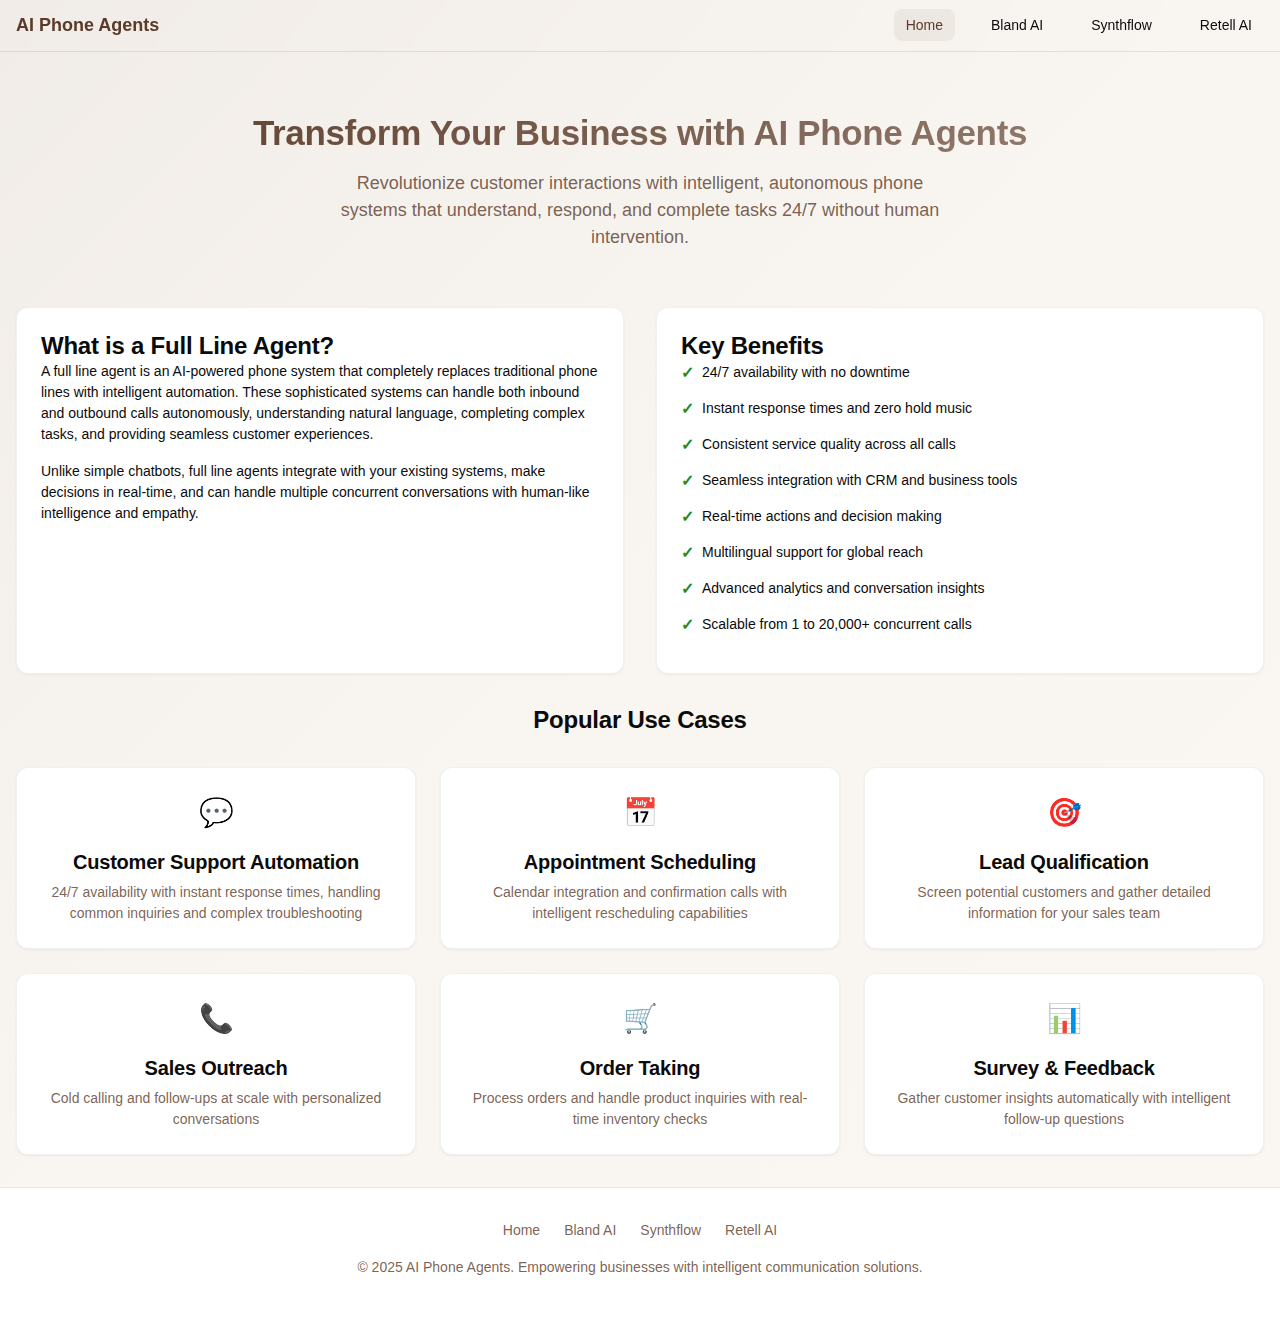
<file: index.html>
<!DOCTYPE html>
<html lang="en" class="dark">
<head>
    <meta charset="UTF-8">
    <meta name="viewport" content="width=device-width, initial-scale=1.0">
    <title>AI Phone Agents - Full Line Agent Solutions</title>
    <link rel="stylesheet" href="styles.css">
</head>
<body>
    <!-- Navigation -->
    <nav class="navbar">
        <div class="nav-container">
            <div class="logo" onclick="showSection('home')">AI Phone Agents</div>
            <ul class="nav-links">
                <li><a class="nav-link active" onclick="showSection('home')">Home</a></li>
                <li><a class="nav-link" onclick="showSection('bland')">Bland AI</a></li>
                <li><a class="nav-link" onclick="showSection('synthflow')">Synthflow</a></li>
                <li><a class="nav-link" onclick="showSection('retell')">Retell AI</a></li>
            </ul>
            <button class="mobile-menu-button">☰</button>
        </div>
    </nav>

    <!-- Homepage Section -->
    <section id="home" class="section active hero-gradient">
        <div class="section-container">
            <div class="hero">
                <h1>Transform Your Business with AI Phone Agents</h1>
                <p>Revolutionize customer interactions with intelligent, autonomous phone systems that understand, respond, and complete tasks 24/7 without human intervention.</p>
            </div>

            <div class="agent-content">
                <div class="features-section">
                    <h2>What is a Full Line Agent?</h2>
                    <p>A full line agent is an AI-powered phone system that completely replaces traditional phone lines with intelligent automation. These sophisticated systems can handle both inbound and outbound calls autonomously, understanding natural language, completing complex tasks, and providing seamless customer experiences.</p>
                    <p>Unlike simple chatbots, full line agents integrate with your existing systems, make decisions in real-time, and can handle multiple concurrent conversations with human-like intelligence and empathy.</p>
                </div>
                <div class="features-section">
                    <h2>Key Benefits</h2>
                    <ul class="features-list">
                        <li>24/7 availability with no downtime</li>
                        <li>Instant response times and zero hold music</li>
                        <li>Consistent service quality across all calls</li>
                        <li>Seamless integration with CRM and business tools</li>
                        <li>Real-time actions and decision making</li>
                        <li>Multilingual support for global reach</li>
                        <li>Advanced analytics and conversation insights</li>
                        <li>Scalable from 1 to 20,000+ concurrent calls</li>
                    </ul>
                </div>
            </div>

            <h2 style="text-align: center; margin-bottom: var(--space-32);">Popular Use Cases</h2>
            <div class="use-cases-grid">
                <div class="use-case-card">
                    <div class="use-case-icon">💬</div>
                    <h3>Customer Support Automation</h3>
                    <p>24/7 availability with instant response times, handling common inquiries and complex troubleshooting</p>
                </div>
                <div class="use-case-card">
                    <div class="use-case-icon">📅</div>
                    <h3>Appointment Scheduling</h3>
                    <p>Calendar integration and confirmation calls with intelligent rescheduling capabilities</p>
                </div>
                <div class="use-case-card">
                    <div class="use-case-icon">🎯</div>
                    <h3>Lead Qualification</h3>
                    <p>Screen potential customers and gather detailed information for your sales team</p>
                </div>
                <div class="use-case-card">
                    <div class="use-case-icon">📞</div>
                    <h3>Sales Outreach</h3>
                    <p>Cold calling and follow-ups at scale with personalized conversations</p>
                </div>
                <div class="use-case-card">
                    <div class="use-case-icon">🛒</div>
                    <h3>Order Taking</h3>
                    <p>Process orders and handle product inquiries with real-time inventory checks</p>
                </div>
                <div class="use-case-card">
                    <div class="use-case-icon">📊</div>
                    <h3>Survey &amp; Feedback</h3>
                    <p>Gather customer insights automatically with intelligent follow-up questions</p>
                </div>
            </div>
        </div>
    </section>

    <!-- Bland AI Section -->
    <section id="bland" class="section agent-gradient-1">
        <div class="section-container">
            <div class="agent-header">
                <h1 class="agent-title">Bland AI</h1>
                <p class="agent-tagline">Enterprise-grade AI phone agent platform with high-volume calling capabilities and extensive customization</p>
            </div>

            <div class="agent-content">
                <div class="features-section">
                    <h2>Key Features</h2>
                    <ul class="features-list">
                        <li>Up to 20,000 calls per hour</li>
                        <li>Custom voice cloning (15+ voices)</li>
                        <li>Advanced NLP capabilities</li>
                        <li>Real-time actions (SMS, CRM updates)</li>
                        <li>Multilingual support</li>
                        <li>API-first architecture</li>
                    </ul>
                </div>
                <div class="pricing-section">
                    <h2>Pricing Plans</h2>
                    <div class="pricing-plans">
                        <div class="pricing-plan">
                            <div class="plan-name">Start</div>
                            <div class="plan-price">Free</div>
                            <div class="plan-details">100 calls/day, 10 concurrent calls</div>
                        </div>
                        <div class="pricing-plan">
                            <div class="plan-name">Build</div>
                            <div class="plan-price">$299/month</div>
                            <div class="plan-details">2,000 calls/day, 50 concurrent calls</div>
                        </div>
                        <div class="pricing-plan">
                            <div class="plan-name">Scale</div>
                            <div class="plan-price">$499/month</div>
                            <div class="plan-details">5,000 calls/day, 100 concurrent calls</div>
                        </div>
                        <div class="pricing-plan">
                            <div class="plan-name">Per-minute</div>
                            <div class="plan-price">$0.09/min</div>
                            <div class="plan-details">Connected calls</div>
                        </div>
                    </div>
                </div>
            </div>

            <div class="best-for">
                <div class="best-for-label">Best For</div>
                <p class="best-for-text">Large enterprises with high call volumes requiring extensive customization</p>
            </div>

            <div class="video-section">
                <h2 style="text-align: center; margin-bottom: var(--space-24);">Watch Bland AI in Action</h2>
                <div class="video-container">
                    <iframe src="https://www.youtube.com/embed/LQ4FcD5UnXA" frameborder="0" allowfullscreen></iframe>
                </div>
            </div>

            <div class="cta-section">
                <h3 style="margin-bottom: var(--space-16);">Ready to Scale Your Phone Operations?</h3>
                <a href="https://www.bland.ai/talk" target="_blank" class="cta-button">Try Bland AI Live Demo</a>
            </div>
        </div>
    </section>

    <!-- Synthflow Section -->
    <section id="synthflow" class="section agent-gradient-2">
        <div class="section-container">
            <div class="agent-header">
                <h1 class="agent-title">Synthflow</h1>
                <p class="agent-tagline">No-code AI voice agent platform for quick deployment without technical expertise</p>
            </div>

            <div class="agent-content">
                <div class="features-section">
                    <h2>Key Features</h2>
                    <ul class="features-list">
                        <li>Drag-and-drop no-code builder</li>
                        <li>30+ languages supported</li>
                        <li>100+ pre-built templates</li>
                        <li>Contextual call transfer</li>
                        <li>Native CRM integrations</li>
                        <li>White-label options</li>
                        <li>All-in-one pricing</li>
                    </ul>
                </div>
                <div class="pricing-section">
                    <h2>Pricing Plans</h2>
                    <div class="pricing-plans">
                        <div class="pricing-plan">
                            <div class="plan-name">Starter</div>
                            <div class="plan-price">$29/month</div>
                            <div class="plan-details">50 minutes included</div>
                        </div>
                        <div class="pricing-plan">
                            <div class="plan-name">Pro</div>
                            <div class="plan-price">$375/month</div>
                            <div class="plan-details">2,000 minutes, $0.13/min overage</div>
                        </div>
                        <div class="pricing-plan">
                            <div class="plan-name">Growth</div>
                            <div class="plan-price">$750/month</div>
                            <div class="plan-details">4,000 minutes, $0.12/min overage</div>
                        </div>
                        <div class="pricing-plan">
                            <div class="plan-name">Agency</div>
                            <div class="plan-price">$1,250/month</div>
                            <div class="plan-details">6,000 minutes, white-label</div>
                        </div>
                    </div>
                </div>
            </div>

            <div class="best-for">
                <div class="best-for-label">Best For</div>
                <p class="best-for-text">SMBs and agencies seeking fast deployment without coding</p>
            </div>

            <div class="video-section">
                <h2 style="text-align: center; margin-bottom: var(--space-24);">See Synthflow Demo</h2>
                <div class="video-container">
                    <iframe src="https://www.youtube.com/embed/6zrdZmRNwl8" frameborder="0" allowfullscreen></iframe>
                </div>
            </div>

            <div class="cta-section">
                <h3 style="margin-bottom: var(--space-16);">Build Your AI Agent Today</h3>
                <a href="https://synthflow.ai/tailored-demo" target="_blank" class="cta-button">Explore Synthflow Demo</a>
            </div>
        </div>
    </section>

    <!-- Retell AI Section -->
    <section id="retell" class="section agent-gradient-3">
        <div class="section-container">
            <div class="agent-header">
                <h1 class="agent-title">Retell AI</h1>
                <p class="agent-tagline">Flexible AI voice platform with transparent pricing and powerful conversation analytics</p>
            </div>

            <div class="agent-content">
                <div class="features-section">
                    <h2>Key Features</h2>
                    <ul class="features-list">
                        <li>Sub-second latency</li>
                        <li>Advanced conversation flow builder</li>
                        <li>Post-call analysis &amp; sentiment tracking</li>
                        <li>Batch call campaigns</li>
                        <li>Multi-LLM support (GPT-4o, Claude, Gemini)</li>
                        <li>Verified caller IDs</li>
                        <li>Knowledge base integration</li>
                    </ul>
                </div>
                <div class="pricing-section">
                    <h2>Pricing Components</h2>
                    <div class="pricing-plans">
                        <div class="pricing-plan">
                            <div class="plan-name">AI Voice</div>
                            <div class="plan-price">$0.07-$0.08/min</div>
                            <div class="plan-details">Per-minute pricing</div>
                        </div>
                        <div class="pricing-plan">
                            <div class="plan-name">LLM</div>
                            <div class="plan-price">$0.006-$0.06/min</div>
                            <div class="plan-details">Model dependent</div>
                        </div>
                        <div class="pricing-plan">
                            <div class="plan-name">Telephony</div>
                            <div class="plan-price">$0.015/min</div>
                            <div class="plan-details">Or free with SIP trunking</div>
                        </div>
                        <div class="pricing-plan">
                            <div class="plan-name">Free Trial</div>
                            <div class="plan-price">$10 credits</div>
                            <div class="plan-details">60-150 minutes testing</div>
                        </div>
                    </div>
                </div>
            </div>

            <div class="best-for">
                <div class="best-for-label">Best For</div>
                <p class="best-for-text">Businesses wanting transparent pricing and powerful analytics</p>
            </div>

            <div class="video-section">
                <h2 style="text-align: center; margin-bottom: var(--space-24);">Discover Retell AI</h2>
                <div class="video-container">
                    <iframe src="https://www.youtube.com/embed/0LT64_mgkro" frameborder="0" allowfullscreen></iframe>
                </div>
            </div>

            <div class="cta-section">
                <h3 style="margin-bottom: var(--space-16);">Experience Advanced AI Analytics</h3>
                <a href="https://www.retellai.com/request-a-demo-copy" target="_blank" class="cta-button">Request Retell AI Demo</a>
            </div>
        </div>
    </section>

    <!-- Footer -->
    <footer class="footer">
        <div class="section-container">
            <div class="footer-nav">
                <a href="#" onclick="showSection('home')">Home</a>
                <a href="#" onclick="showSection('bland')">Bland AI</a>
                <a href="#" onclick="showSection('synthflow')">Synthflow</a>
                <a href="#" onclick="showSection('retell')">Retell AI</a>
            </div>
            <p>&copy; 2025 AI Phone Agents. Empowering businesses with intelligent communication solutions.</p>
        </div>
    </footer>

    <script>
        // Navigation functionality
        function showSection(sectionId) {
            // Hide all sections
            const sections = document.querySelectorAll('.section');
            sections.forEach(section => {
                section.classList.remove('active');
            });
            
            // Show selected section
            const targetSection = document.getElementById(sectionId);
            if (targetSection) {
                targetSection.classList.add('active');
            }
            
            // Update active nav link
            const navLinks = document.querySelectorAll('.nav-link');
            navLinks.forEach(link => {
                link.classList.remove('active');
            });
            
            // Find and activate the corresponding nav link
            const sectionNames = {
                'home': 'Home',
                'bland': 'Bland AI',
                'synthflow': 'Synthflow',
                'retell': 'Retell AI'
            };
            
            navLinks.forEach(link => {
                if (link.textContent === sectionNames[sectionId]) {
                    link.classList.add('active');
                }
            });
            
            // Scroll to top
            window.scrollTo({ top: 0, behavior: 'smooth' });
        }
        
        // Add click handlers to navigation links
        document.addEventListener('DOMContentLoaded', function() {
            const navLinks = document.querySelectorAll('.nav-link');
            navLinks.forEach(link => {
                link.addEventListener('click', function(e) {
                    e.preventDefault();
                    const text = this.textContent;
                    let sectionId;
                    
                    switch(text) {
                        case 'Home':
                            sectionId = 'home';
                            break;
                        case 'Bland AI':
                            sectionId = 'bland';
                            break;
                        case 'Synthflow':
                            sectionId = 'synthflow';
                            break;
                        case 'Retell AI':
                            sectionId = 'retell';
                            break;
                    }
                    
                    if (sectionId) {
                        showSection(sectionId);
                    }
                });
            });
        });
        
        // Add smooth scroll behavior for internal links
        document.addEventListener('click', function(e) {
            if (e.target.tagName === 'A' && e.target.getAttribute('href') && e.target.getAttribute('href').startsWith('#')) {
                e.preventDefault();
                const targetId = e.target.getAttribute('href').substring(1);
                showSection(targetId);
            }
        });
        
        // Mobile menu functionality (basic implementation)
        const mobileMenuButton = document.querySelector('.mobile-menu-button');
        const navLinks = document.querySelector('.nav-links');
        
        if (mobileMenuButton) {
            mobileMenuButton.addEventListener('click', function() {
                navLinks.style.display = navLinks.style.display === 'flex' ? 'none' : 'flex';
            });
        }
    </script>
</body>
</html>
</file>
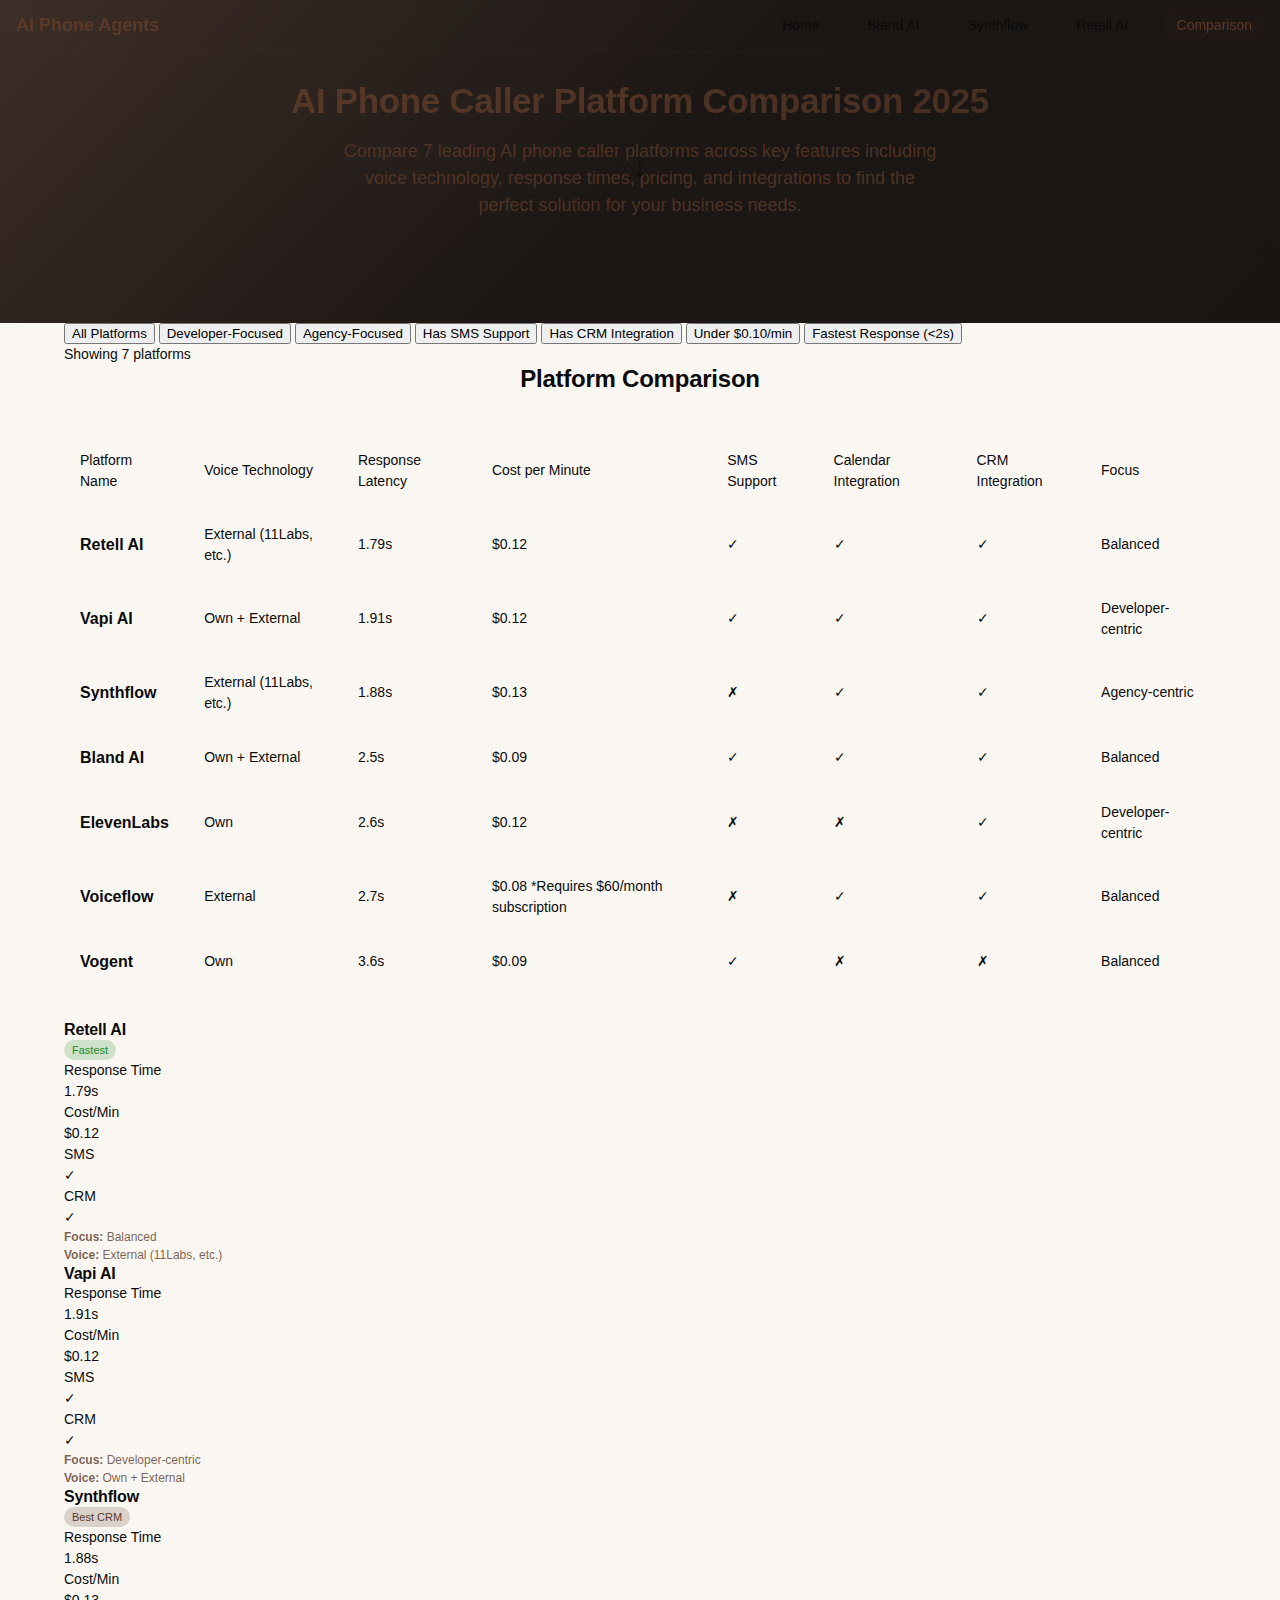
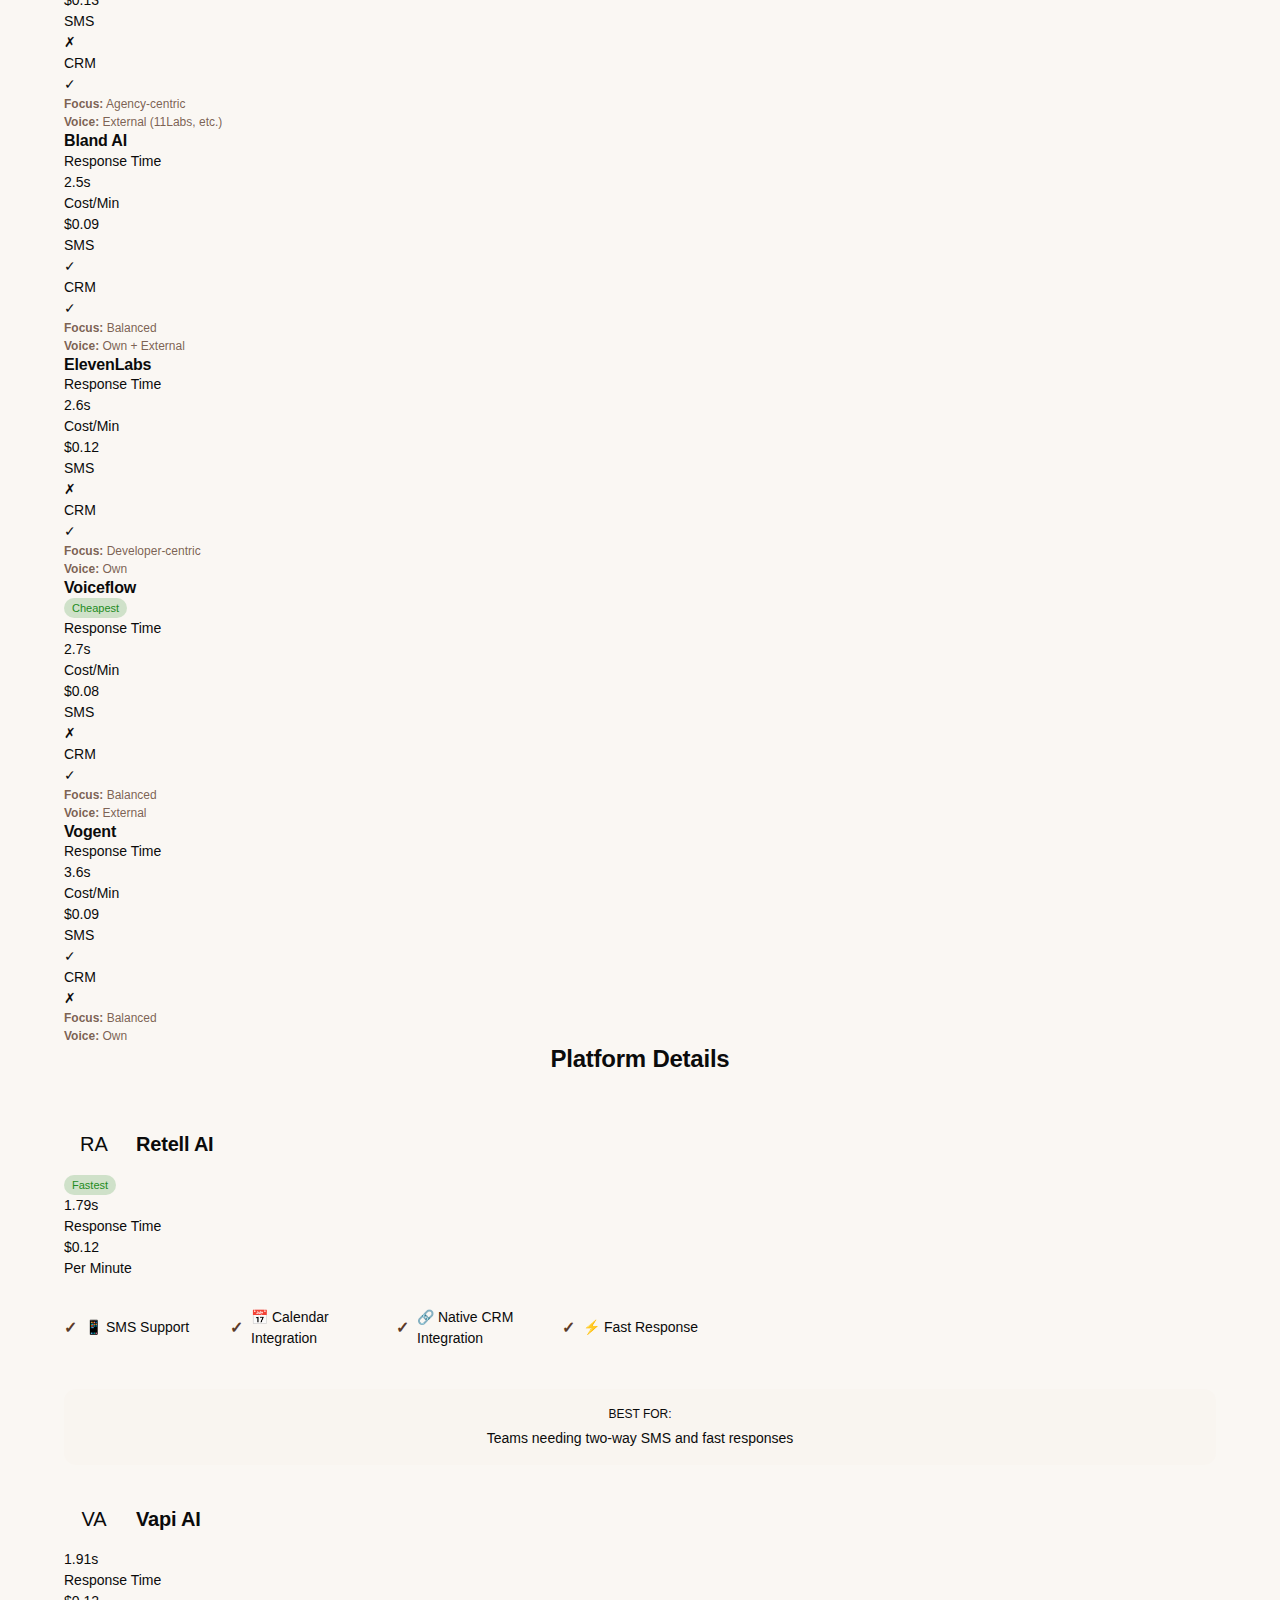
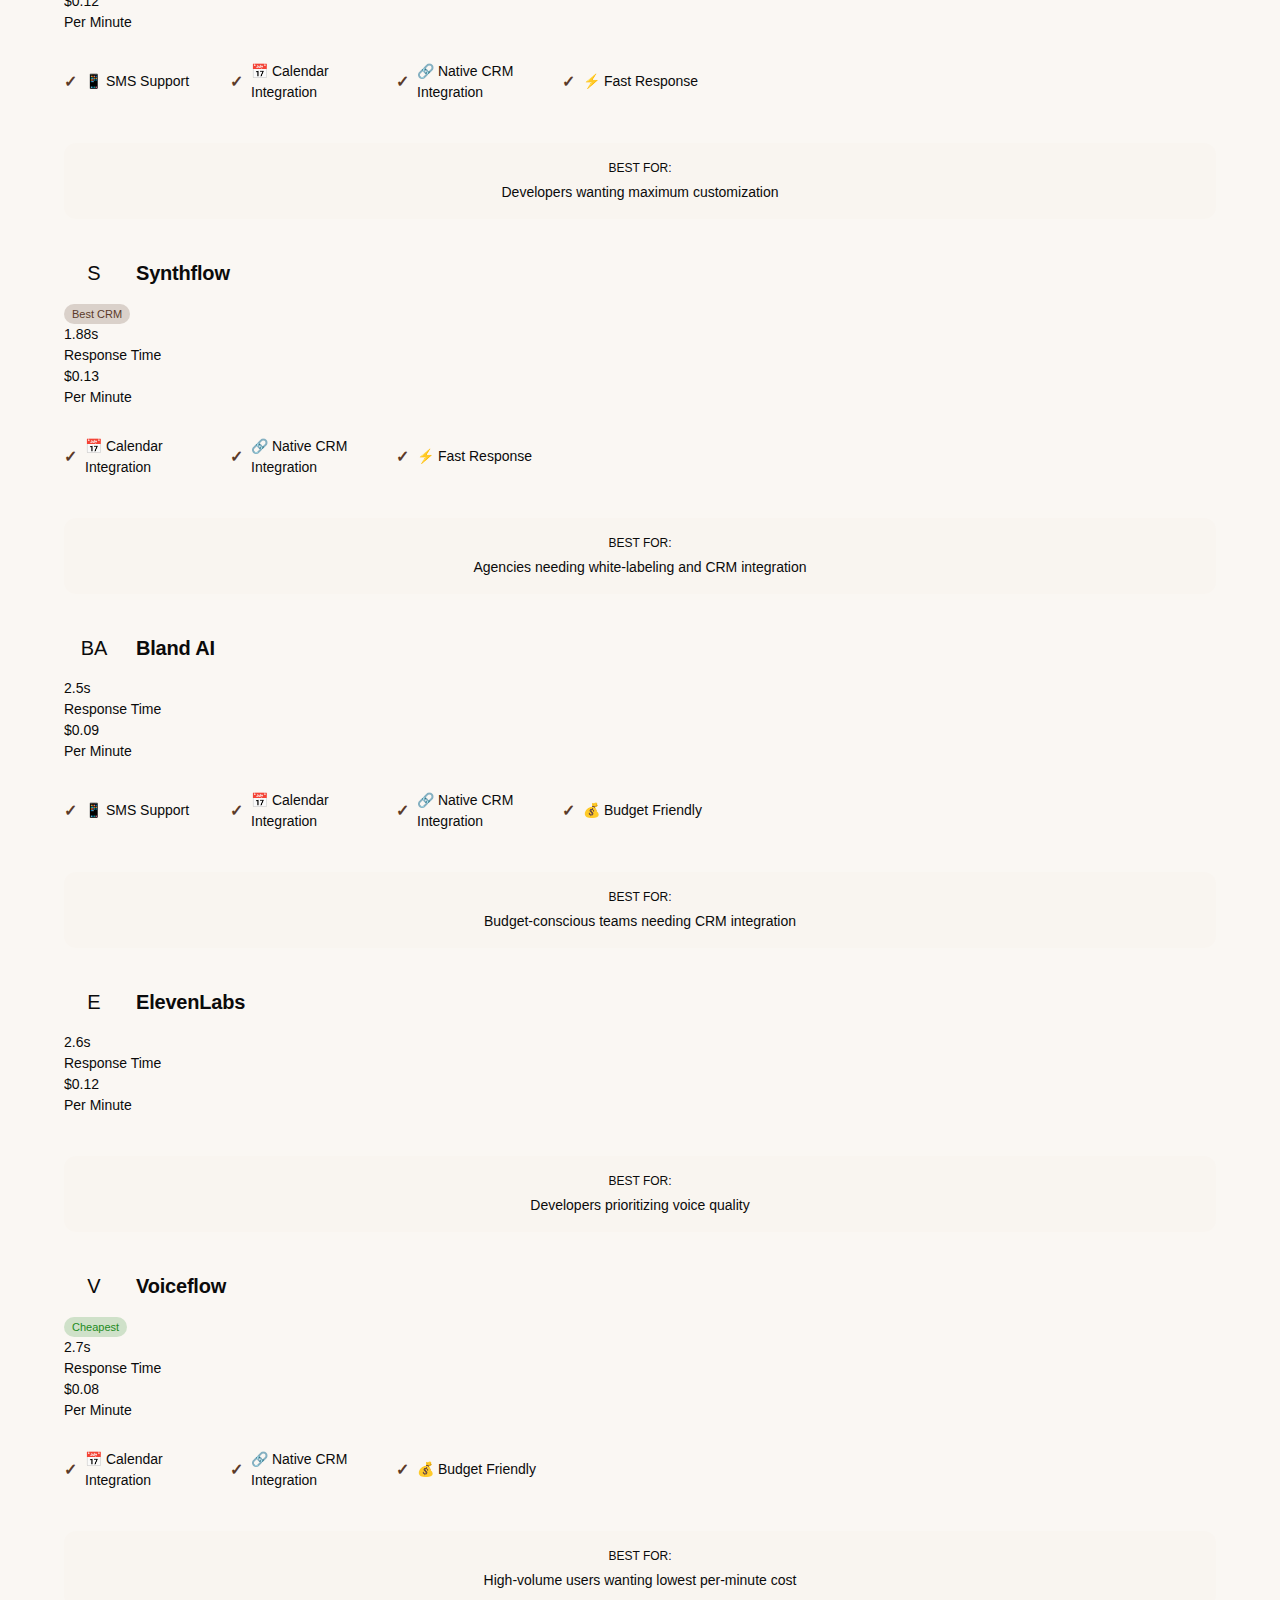
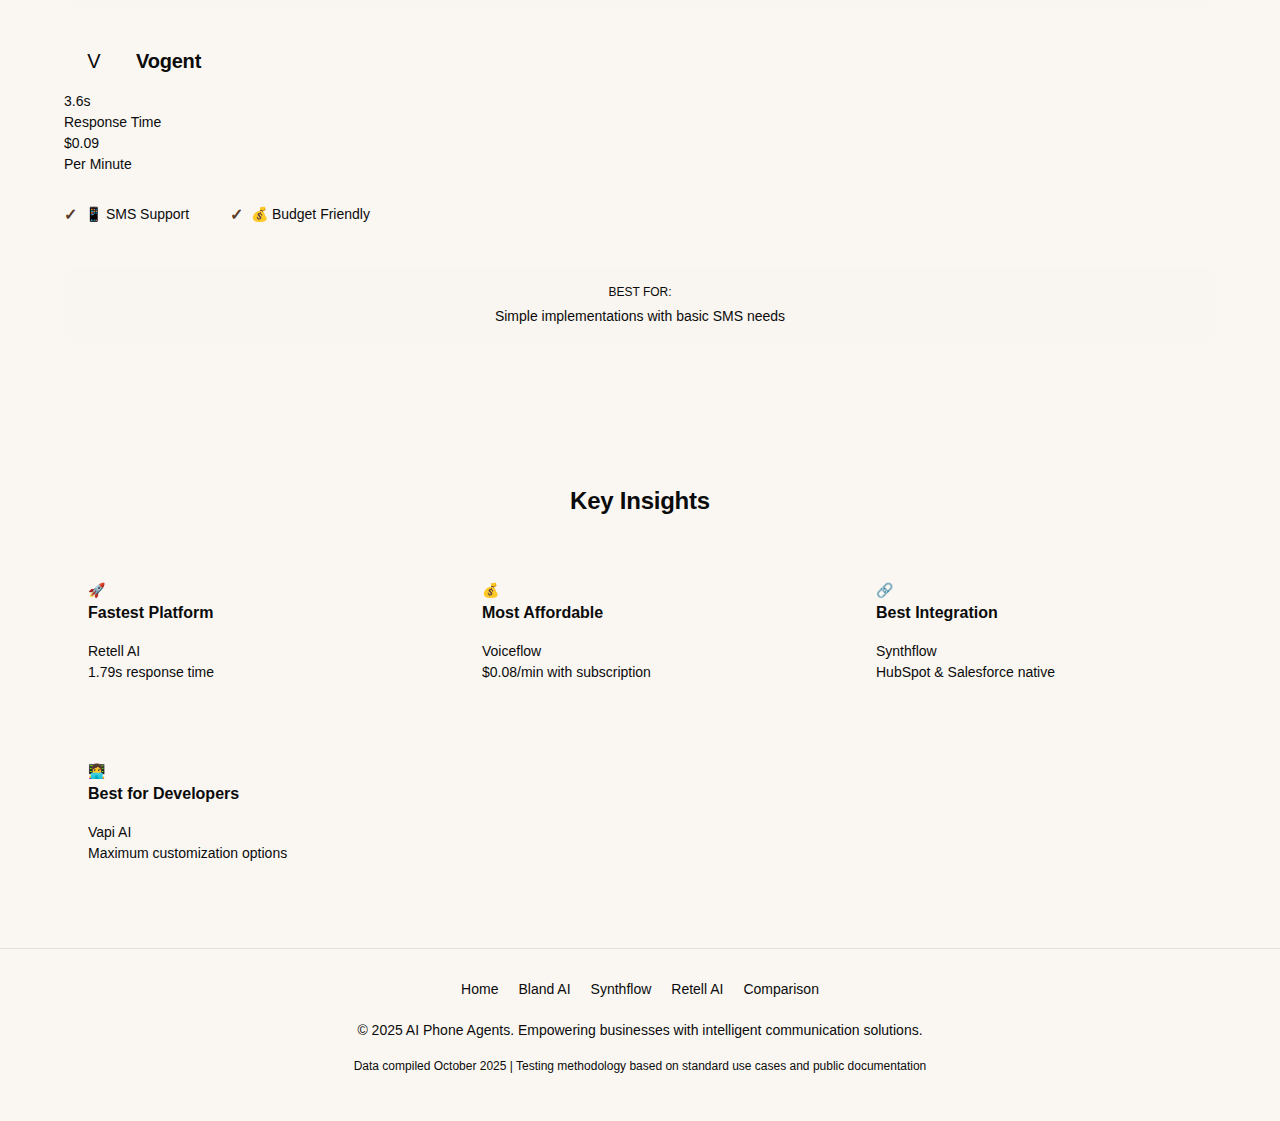
<file: comparison.html>
<!DOCTYPE html>
<html lang="en" class="dark">
<head>
    <meta charset="UTF-8">
    <meta name="viewport" content="width=device-width, initial-scale=1.0">
    <title>AI Phone Caller Platform Comparison 2025 - AI Phone Agents</title>
    <link rel="stylesheet" href="styles.css">
    <link rel="stylesheet" href="comparison-styles.css">
</head>
<body>
    <!-- Navigation -->
    <nav class="navbar">
        <div class="nav-container">
            <div class="logo"><a href="index.html">AI Phone Agents</a></div>
            <ul class="nav-links">
                <li><a class="nav-link" href="index.html">Home</a></li>
                <li><a class="nav-link" href="index.html#bland">Bland AI</a></li>
                <li><a class="nav-link" href="index.html#synthflow">Synthflow</a></li>
                <li><a class="nav-link" href="index.html#retell">Retell AI</a></li>
                <li><a class="nav-link active">Comparison</a></li>
            </ul>
            <button class="mobile-menu-button">☰</button>
        </div>
    </nav>

    <!-- Hero Section -->
    <section class="hero">
        <div class="container">
            <div class="hero-content">
                <h1>AI Phone Caller Platform Comparison 2025</h1>
                <p>Compare 7 leading AI phone caller platforms across key features including voice technology, response times, pricing, and integrations to find the perfect solution for your business needs.</p>
                <div class="scroll-indicator" onclick="scrollToComparison()">
                    <span>↓</span>
                </div>
            </div>
        </div>
    </section>

    <!-- Filters Section -->
    <section class="filters">
        <div class="container">
            <div class="filter-buttons">
                <button class="filter-btn active" data-filter="all">All Platforms</button>
                <button class="filter-btn" data-filter="developer">Developer-Focused</button>
                <button class="filter-btn" data-filter="agency">Agency-Focused</button>
                <button class="filter-btn" data-filter="sms">Has SMS Support</button>
                <button class="filter-btn" data-filter="crm">Has CRM Integration</button>
                <button class="filter-btn" data-filter="budget">Under $0.10/min</button>
                <button class="filter-btn" data-filter="fast">Fastest Response (&lt;2s)</button>
            </div>
            <div class="filter-count">
                Showing <span id="result-count">7</span> platforms
            </div>
        </div>
    </section>

    <!-- Comparison Table Section -->
    <section class="comparison-section" id="comparison">
        <div class="container">
            <h2 class="section-heading">Platform Comparison</h2>
            
            <!-- Desktop Table -->
            <div class="table-container">
                <table class="comparison-table">
                    <thead>
                        <tr>
                            <th class="sortable" data-sort="name">Platform Name</th>
                            <th class="sortable" data-sort="voice">Voice Technology</th>
                            <th class="sortable" data-sort="latency">Response Latency</th>
                            <th class="sortable" data-sort="cost">Cost per Minute</th>
                            <th class="sortable" data-sort="sms">SMS Support</th>
                            <th class="sortable" data-sort="calendar">Calendar Integration</th>
                            <th class="sortable" data-sort="crm">CRM Integration</th>
                            <th class="sortable" data-sort="focus">Focus</th>
                        </tr>
                    </thead>
                    <tbody id="table-body">
                        <!-- Table rows will be populated by JavaScript -->
                    </tbody>
                </table>
            </div>

            <!-- Mobile Cards -->
            <div class="mobile-cards" id="mobile-cards">
                <!-- Mobile cards will be populated by JavaScript -->
            </div>
        </div>
    </section>

    <!-- Detailed Platform Cards Section -->
    <section class="cards-section">
        <div class="container">
            <h2 class="section-heading">Platform Details</h2>
            <div class="cards-grid" id="platform-cards">
                <!-- Platform cards will be populated by JavaScript -->
            </div>
        </div>
    </section>

    <!-- Insights Section -->
    <section class="insights-section">
        <div class="container">
            <h2 class="section-heading">Key Insights</h2>
            <div class="insights-grid">
                <div class="insight-card">
                    <span class="insight-icon">🚀</span>
                    <div class="insight-title">Fastest Platform</div>
                    <div class="insight-value">Retell AI</div>
                    <div class="insight-description">1.79s response time</div>
                </div>
                <div class="insight-card">
                    <span class="insight-icon">💰</span>
                    <div class="insight-title">Most Affordable</div>
                    <div class="insight-value">Voiceflow</div>
                    <div class="insight-description">$0.08/min with subscription</div>
                </div>
                <div class="insight-card">
                    <span class="insight-icon">🔗</span>
                    <div class="insight-title">Best Integration</div>
                    <div class="insight-value">Synthflow</div>
                    <div class="insight-description">HubSpot &amp; Salesforce native</div>
                </div>
                <div class="insight-card">
                    <span class="insight-icon">👩‍💻</span>
                    <div class="insight-title">Best for Developers</div>
                    <div class="insight-value">Vapi AI</div>
                    <div class="insight-description">Maximum customization options</div>
                </div>
            </div>
        </div>
    </section>

    <!-- Footer -->
    <footer class="footer">
        <div class="container">
            <div class="footer-nav">
                <a href="index.html">Home</a>
                <a href="index.html#bland">Bland AI</a>
                <a href="index.html#synthflow">Synthflow</a>
                <a href="index.html#retell">Retell AI</a>
                <a href="comparison.html">Comparison</a>
            </div>
            <p>&copy; 2025 AI Phone Agents. Empowering businesses with intelligent communication solutions.</p>
            <p class="footer-note">Data compiled October 2025 | Testing methodology based on standard use cases and public documentation</p>
        </div>
    </footer>

    <script>
        // Platform data
        const platforms = [
            {
                name: "Retell AI",
                voice_technology: "External (11Labs, etc.)",
                response_latency: 1.79,
                cost_per_minute: 0.12,
                sms_support: "Two-way",
                calendar_integration: "Yes",
                crm_integration: "Via API",
                focus: "Balanced",
                best_for: "Teams needing two-way SMS and fast responses"
            },
            {
                name: "Vapi AI",
                voice_technology: "Own + External",
                response_latency: 1.91,
                cost_per_minute: 0.12,
                sms_support: "Yes",
                calendar_integration: "Yes",
                crm_integration: "Go High Level",
                focus: "Developer-centric",
                best_for: "Developers wanting maximum customization"
            },
            {
                name: "Synthflow",
                voice_technology: "External (11Labs, etc.)",
                response_latency: 1.88,
                cost_per_minute: 0.13,
                sms_support: "No",
                calendar_integration: "Yes",
                crm_integration: "HubSpot/Salesforce",
                focus: "Agency-centric",
                best_for: "Agencies needing white-labeling and CRM integration"
            },
            {
                name: "Bland AI",
                voice_technology: "Own + External",
                response_latency: 2.50,
                cost_per_minute: 0.09,
                sms_support: "Yes",
                calendar_integration: "Partial",
                crm_integration: "Go High Level",
                focus: "Balanced",
                best_for: "Budget-conscious teams needing CRM integration"
            },
            {
                name: "ElevenLabs",
                voice_technology: "Own",
                response_latency: 2.60,
                cost_per_minute: 0.12,
                sms_support: "No",
                calendar_integration: "No",
                crm_integration: "API only",
                focus: "Developer-centric",
                best_for: "Developers prioritizing voice quality"
            },
            {
                name: "Voiceflow",
                voice_technology: "External",
                response_latency: 2.70,
                cost_per_minute: 0.08,
                subscription_note: "Requires $60/month subscription",
                sms_support: "No",
                calendar_integration: "Google Calendar",
                crm_integration: "Via API",
                focus: "Balanced",
                best_for: "High-volume users wanting lowest per-minute cost"
            },
            {
                name: "Vogent",
                voice_technology: "Own",
                response_latency: 3.60,
                cost_per_minute: 0.09,
                sms_support: "Yes",
                calendar_integration: "No",
                crm_integration: "No",
                focus: "Balanced",
                best_for: "Simple implementations with basic SMS needs"
            }
        ];

        let currentFilter = 'all';
        let currentSort = { column: null, direction: 'asc' };
        let filteredPlatforms = [...platforms];

        // Initialize the page
        document.addEventListener('DOMContentLoaded', function() {
            renderTable();
            renderMobileCards();
            renderPlatformCards();
            setupEventListeners();
        });

        function setupEventListeners() {
            // Filter buttons
            document.querySelectorAll('.filter-btn').forEach(btn => {
                btn.addEventListener('click', function() {
                    document.querySelectorAll('.filter-btn').forEach(b => b.classList.remove('active'));
                    this.classList.add('active');
                    currentFilter = this.dataset.filter;
                    applyFilter();
                });
            });

            // Table sorting
            document.querySelectorAll('.sortable').forEach(th => {
                th.addEventListener('click', function() {
                    const column = this.dataset.sort;
                    sortTable(column);
                });
            });

            // Mobile menu
            const mobileMenuButton = document.querySelector('.mobile-menu-button');
            const navLinks = document.querySelector('.nav-links');
            
            if (mobileMenuButton) {
                mobileMenuButton.addEventListener('click', function() {
                    navLinks.style.display = navLinks.style.display === 'flex' ? 'none' : 'flex';
                });
            }
        }

        function applyFilter() {
            filteredPlatforms = platforms.filter(platform => {
                switch(currentFilter) {
                    case 'all':
                        return true;
                    case 'developer':
                        return platform.focus === 'Developer-centric';
                    case 'agency':
                        return platform.focus === 'Agency-centric';
                    case 'sms':
                        return platform.sms_support !== 'No';
                    case 'crm':
                        return platform.crm_integration !== 'No' && platform.crm_integration !== 'API only';
                    case 'budget':
                        return platform.cost_per_minute < 0.10;
                    case 'fast':
                        return platform.response_latency < 2.0;
                    default:
                        return true;
                }
            });

            document.getElementById('result-count').textContent = filteredPlatforms.length;
            renderTable();
            renderMobileCards();
            renderPlatformCards();
        }

        function sortTable(column) {
            if (currentSort.column === column) {
                currentSort.direction = currentSort.direction === 'asc' ? 'desc' : 'asc';
            } else {
                currentSort.column = column;
                currentSort.direction = 'asc';
            }

            filteredPlatforms.sort((a, b) => {
                let aVal, bVal;
                
                switch(column) {
                    case 'name':
                        aVal = a.name;
                        bVal = b.name;
                        break;
                    case 'voice':
                        aVal = a.voice_technology;
                        bVal = b.voice_technology;
                        break;
                    case 'latency':
                        aVal = a.response_latency;
                        bVal = b.response_latency;
                        break;
                    case 'cost':
                        aVal = a.cost_per_minute;
                        bVal = b.cost_per_minute;
                        break;
                    case 'sms':
                        aVal = a.sms_support;
                        bVal = b.sms_support;
                        break;
                    case 'calendar':
                        aVal = a.calendar_integration;
                        bVal = b.calendar_integration;
                        break;
                    case 'crm':
                        aVal = a.crm_integration;
                        bVal = b.crm_integration;
                        break;
                    case 'focus':
                        aVal = a.focus;
                        bVal = b.focus;
                        break;
                }

                if (typeof aVal === 'number') {
                    return currentSort.direction === 'asc' ? aVal - bVal : bVal - aVal;
                } else {
                    const comparison = aVal.localeCompare(bVal);
                    return currentSort.direction === 'asc' ? comparison : -comparison;
                }
            });

            // Update sort indicators
            document.querySelectorAll('.sortable').forEach(th => {
                th.classList.remove('sort-asc', 'sort-desc');
                if (th.dataset.sort === column) {
                    th.classList.add(currentSort.direction === 'asc' ? 'sort-asc' : 'sort-desc');
                }
            });

            renderTable();
            renderMobileCards();
        }

        function getLatencyClass(latency) {
            if (latency < 2.0) return 'latency-fast';
            if (latency < 2.5) return 'latency-medium';
            return 'latency-slow';
        }

        function getCostClass(cost) {
            if (cost < 0.10) return 'cost-low';
            if (cost < 0.12) return 'cost-medium';
            return 'cost-high';
        }

        function formatYesNo(value) {
            if (value === 'No') {
                return '<span class="x-icon">✗</span>';
            } else {
                return '<span class="check-icon">✓</span>';
            }
        }

        function renderTable() {
            const tbody = document.getElementById('table-body');
            tbody.innerHTML = '';

            filteredPlatforms.forEach(platform => {
                const row = document.createElement('tr');
                row.innerHTML = `
                    <td><span class="platform-name">${platform.name}</span></td>
                    <td>${platform.voice_technology}</td>
                    <td><span class="${getLatencyClass(platform.response_latency)}">${platform.response_latency}s</span></td>
                    <td>
                        <span class="${getCostClass(platform.cost_per_minute)}">$${platform.cost_per_minute.toFixed(2)}</span>
                        ${platform.subscription_note ? `<span class="subscription-note">*${platform.subscription_note}</span>` : ''}
                    </td>
                    <td>${formatYesNo(platform.sms_support)}</td>
                    <td>${formatYesNo(platform.calendar_integration)}</td>
                    <td>${formatYesNo(platform.crm_integration)}</td>
                    <td>${platform.focus}</td>
                `;
                tbody.appendChild(row);
            });
        }

        function renderMobileCards() {
            const container = document.getElementById('mobile-cards');
            container.innerHTML = '';

            filteredPlatforms.forEach(platform => {
                const card = document.createElement('div');
                card.className = 'mobile-card';
                card.innerHTML = `
                    <div class="mobile-card-header">
                        <h3 class="platform-name">${platform.name}</h3>
                        ${getBadge(platform)}
                    </div>
                    <div class="mobile-card-stats">
                        <div class="mobile-stat">
                            <div class="mobile-stat-label">Response Time</div>
                            <div class="mobile-stat-value ${getLatencyClass(platform.response_latency)}">${platform.response_latency}s</div>
                        </div>
                        <div class="mobile-stat">
                            <div class="mobile-stat-label">Cost/Min</div>
                            <div class="mobile-stat-value ${getCostClass(platform.cost_per_minute)}">$${platform.cost_per_minute.toFixed(2)}</div>
                        </div>
                        <div class="mobile-stat">
                            <div class="mobile-stat-label">SMS</div>
                            <div class="mobile-stat-value">${platform.sms_support !== 'No' ? '✓' : '✗'}</div>
                        </div>
                        <div class="mobile-stat">
                            <div class="mobile-stat-label">CRM</div>
                            <div class="mobile-stat-value">${platform.crm_integration !== 'No' ? '✓' : '✗'}</div>
                        </div>
                    </div>
                    <div class="small-text">
                        <strong>Focus:</strong> ${platform.focus}<br>
                        <strong>Voice:</strong> ${platform.voice_technology}
                    </div>
                `;
                container.appendChild(card);
            });
        }

        function getBadge(platform) {
            if (platform.name === 'Retell AI') {
                return '<span class="badge badge-fastest">Fastest</span>';
            } else if (platform.name === 'Voiceflow') {
                return '<span class="badge badge-cheapest">Cheapest</span>';
            } else if (platform.name === 'Synthflow') {
                return '<span class="badge badge-integration">Best CRM</span>';
            }
            return '';
        }

        function getPlatformInitials(name) {
            return name.split(' ').map(word => word[0]).join('').substring(0, 2);
        }

        function renderPlatformCards() {
            const container = document.getElementById('platform-cards');
            container.innerHTML = '';

            filteredPlatforms.forEach(platform => {
                const card = document.createElement('div');
                card.className = 'platform-card';
                
                const features = [];
                if (platform.sms_support !== 'No') features.push('📱 SMS Support');
                if (platform.calendar_integration !== 'No') features.push('📅 Calendar Integration');
                if (platform.crm_integration !== 'No' && platform.crm_integration !== 'API only') {
                    features.push('🔗 Native CRM Integration');
                }
                if (platform.response_latency < 2.0) features.push('⚡ Fast Response');
                if (platform.cost_per_minute < 0.10) features.push('💰 Budget Friendly');

                card.innerHTML = `
                    <div class="card-header">
                        <div class="platform-header-content">
                            <div class="platform-logo">${getPlatformInitials(platform.name)}</div>
                            <h3 class="platform-title">${platform.name}</h3>
                        </div>
                        ${getBadge(platform)}
                    </div>
                    <div class="key-stats">
                        <div class="stat">
                            <span class="stat-value ${getLatencyClass(platform.response_latency)}">${platform.response_latency}s</span>
                            <div class="stat-label">Response Time</div>
                        </div>
                        <div class="stat">
                            <span class="stat-value ${getCostClass(platform.cost_per_minute)}">$${platform.cost_per_minute.toFixed(2)}</span>
                            <div class="stat-label">Per Minute</div>
                        </div>
                    </div>
                    <ul class="features-list">
                        ${features.map(feature => `<li>${feature}</li>`).join('')}
                    </ul>
                    <div class="best-for">
                        <div class="best-for-label">Best For:</div>
                        <div class="best-for-text">${platform.best_for}</div>
                    </div>
                `;
                
                container.appendChild(card);
            });
        }

        function scrollToComparison() {
            document.getElementById('comparison').scrollIntoView({
                behavior: 'smooth'
            });
        }
    </script>
</body>
</html>
</file>
<file: styles.css>
/* Global design tokens and base styles extracted from index.html */
:root {
  /* Primitive Color Tokens */
  --color-white: rgba(255, 255, 255, 1);
  --color-black: rgba(11, 11, 11, 1);
  --color-cream-50: rgba(250, 247, 243, 1); /* warm off-white */
  --color-cream-100: rgba(255, 255, 255, 1); /* card surface */
  --color-gray-200: rgba(245, 245, 245, 1);
  --color-gray-300: rgba(167, 169, 169, 1);
  --color-gray-400: rgba(119, 124, 124, 1);
  --color-slate-500: rgba(98, 108, 113, 1);
  --color-brown-600: rgba(91, 58, 41, 1); /* primary brown */
  --color-charcoal-700: rgba(18, 18, 18, 1);
  --color-charcoal-800: rgba(11, 11, 11, 1);
  --color-slate-900: rgba(12, 12, 12, 1);
  /* keep teal/red/orange vars but semantic primary will be brown */
  --color-teal-300: rgba(50, 184, 198, 1);
  --color-teal-400: rgba(45, 166, 178, 1);
  --color-teal-500: rgba(33, 128, 141, 1);
  --color-teal-600: rgba(29, 116, 128, 1);
  --color-teal-700: rgba(26, 104, 115, 1);
  --color-teal-800: rgba(41, 150, 161, 1);
  --color-red-400: rgba(255, 84, 89, 1);
  --color-red-500: rgba(192, 21, 47, 1);
  --color-orange-400: rgba(230, 129, 97, 1);
  --color-orange-500: rgba(168, 75, 47, 1);

  /* RGB versions for opacity control */
  --color-brown-600-rgb: 91, 58, 41;
  --color-teal-500-rgb: 33, 128, 141;
  --color-slate-900-rgb: 12, 12, 12;
  --color-slate-500-rgb: 98, 98, 98;
  --color-red-500-rgb: 192, 21, 47;
  --color-red-400-rgb: 255, 84, 89;
  --color-orange-500-rgb: 168, 75, 47;
  --color-orange-400-rgb: 230, 129, 97;

  /* Background color tokens (Light Mode) */
  /* subtle background accents tuned to brown palette */
  --color-bg-1: rgba(var(--color-brown-600-rgb), 0.06);
  --color-bg-2: rgba(210, 180, 150, 0.06);
  --color-bg-3: rgba(230, 220, 210, 0.06);
  --color-bg-4: rgba(91, 58, 41, 0.06);
  --color-bg-5: rgba(200, 170, 150, 0.06);
  --color-bg-6: rgba(180, 140, 110, 0.06);
  --color-bg-7: rgba(210, 190, 170, 0.06);
  --color-bg-8: rgba(240, 235, 230, 0.06);

  /* Semantic Color Tokens (Light Mode) */
  --color-background: var(--color-cream-50); /* page background: warm off-white */
  --color-surface: var(--color-cream-100); /* surface / cards: white */
  --color-text: var(--color-black); /* primary text: black */
  --color-text-secondary: rgba(var(--color-brown-600-rgb), 0.8); /* secondary text in brown tone */
  --color-primary: var(--color-brown-600); /* primary accent: brown */
  --color-primary-hover: rgba(var(--color-brown-600-rgb), 0.9);
  --color-primary-active: rgba(var(--color-brown-600-rgb), 1);
  --color-secondary: rgba(var(--color-brown-600-rgb), 0.08);
  --color-secondary-hover: rgba(var(--color-brown-600-rgb), 0.12);
  --color-secondary-active: rgba(var(--color-brown-600-rgb), 0.16);
  --color-border: rgba(var(--color-brown-600-rgb), 0.12);
  --color-btn-primary-text: var(--color-white);
  --color-card-border: rgba(var(--color-brown-600-rgb), 0.08);
  --color-card-border-inner: rgba(var(--color-brown-600-rgb), 0.06);
  --color-error: var(--color-red-500);
  --color-success: rgba(34, 139, 34, 1);
  --color-warning: var(--color-orange-500);
  --color-info: rgba(120, 120, 120, 1);
  --color-focus-ring: rgba(var(--color-brown-600-rgb), 0.18);
  --color-select-caret: rgba(var(--color-slate-900-rgb), 0.8);

  /* Common style patterns */
  --focus-ring: 0 0 0 3px var(--color-focus-ring);
  --focus-outline: 2px solid var(--color-primary);
  --status-bg-opacity: 0.15;
  --status-border-opacity: 0.25;
  --select-caret-light: url("data:image/svg+xml,%3Csvg xmlns='http://www.w3.org/2000/svg' width='16' height='16' viewBox='0 0 24 24' fill='none' stroke='%23134252' stroke-width='2' stroke-linecap='round' stroke-linejoin='round'%3E%3Cpolyline points='6 9 12 15 18 9'%3E%3C/polyline%3E%3C/svg%3E");
  --select-caret-dark: url("data:image/svg+xml,%3Csvg xmlns='http://www.w3.org/2000/svg' width='16' height='16' viewBox='0 0 24 24' fill='none' stroke='%23f5f5f5' stroke-width='2' stroke-linecap='round' stroke-linejoin='round'%3E%3Cpolyline points='6 9 12 15 18 9'%3E%3C/polyline%3E%3C/svg%3E");

  /* RGB versions for opacity control */
  --color-success-rgb: 34, 139, 34;
  --color-error-rgb: 192, 21, 47;
  --color-warning-rgb: 168, 75, 47;
  --color-info-rgb: 98, 108, 113;

  /* Typography */
  --font-family-base: "FKGroteskNeue", "Geist", "Inter", -apple-system,
    BlinkMacSystemFont, "Segoe UI", Roboto, sans-serif;
  --font-family-mono: "Berkeley Mono", ui-monospace, SFMono-Regular, Menlo,
    Monaco, Consolas, monospace;
  --font-size-xs: 11px;
  --font-size-sm: 12px;
  --font-size-base: 14px;
  --font-size-md: 14px;
  --font-size-lg: 16px;
  --font-size-xl: 18px;
  --font-size-2xl: 20px;
  --font-size-3xl: 24px;
  --font-size-4xl: 30px;
  --font-weight-normal: 400;
  --font-weight-medium: 500;
  --font-weight-semibold: 550;
  --font-weight-bold: 600;
  --line-height-tight: 1.2;
  --line-height-normal: 1.5;
  --letter-spacing-tight: -0.01em;

  /* Spacing */
  --space-0: 0;
  --space-1: 1px;
  --space-2: 2px;
  --space-4: 4px;
  --space-6: 6px;
  --space-8: 8px;
  --space-10: 10px;
  --space-12: 12px;
  --space-16: 16px;
  --space-20: 20px;
  --space-24: 24px;
  --space-32: 32px;

  /* Border Radius */
  --radius-sm: 6px;
  --radius-base: 8px;
  --radius-md: 10px;
  --radius-lg: 12px;
  --radius-full: 9999px;

  /* Shadows */
  --shadow-xs: 0 1px 2px rgba(0, 0, 0, 0.02);
  --shadow-sm: 0 1px 3px rgba(0, 0, 0, 0.04), 0 1px 2px rgba(0, 0, 0, 0.02);
  --shadow-md: 0 4px 6px -1px rgba(0, 0, 0, 0.04),
    0 2px 4px -1px rgba(0, 0, 0, 0.02);
  --shadow-lg: 0 10px 15px -3px rgba(0, 0, 0, 0.04),
    0 4px 6px -2px rgba(0, 0, 0, 0.02);
  --shadow-inset-sm: inset 0 1px 0 rgba(255, 255, 255, 0.15),
    inset 0 -1px 0 rgba(0, 0, 0, 0.03);

  /* Animation */
  --duration-fast: 150ms;
  --duration-normal: 250ms;
  --ease-standard: cubic-bezier(0.16, 1, 0.3, 1);

  /* Layout */
  --container-sm: 640px;
  --container-md: 768px;
  --container-lg: 1024px;
  --container-xl: 1280px;
}

/* Dark mode colors */
@media (prefers-color-scheme: dark) {
  :root {
    /* RGB versions for opacity control (Dark Mode) */
    --color-gray-400-rgb: 119, 124, 124;
    --color-teal-300-rgb: 50, 184, 198;
    --color-gray-300-rgb: 167, 169, 169;
    --color-gray-200-rgb: 245, 245, 245;

    /* Background color tokens (Dark Mode) */
      --color-bg-1: rgba(20, 20, 20, 0.15);
      --color-bg-2: rgba(40, 30, 25, 0.12);
      --color-bg-3: rgba(38, 30, 25, 0.12);
      --color-bg-4: rgba(60, 40, 30, 0.12);
      --color-bg-5: rgba(55, 40, 35, 0.12);
      --color-bg-6: rgba(45, 35, 30, 0.12);
      --color-bg-7: rgba(50, 40, 35, 0.12);
      --color-bg-8: rgba(35, 30, 28, 0.12);

    /* Semantic Color Tokens (Dark Mode) */
    --color-background: var(--color-charcoal-700);
    --color-surface: var(--color-charcoal-800);
    --color-text: var(--color-gray-200);
    --color-text-secondary: rgba(var(--color-gray-300-rgb), 0.7);
  --color-primary: var(--color-brown-600);
  --color-primary-hover: rgba(var(--color-brown-600-rgb), 0.9);
  --color-primary-active: rgba(var(--color-brown-600-rgb), 1);
    --color-secondary: rgba(var(--color-gray-400-rgb), 0.15);
    --color-secondary-hover: rgba(var(--color-gray-400-rgb), 0.25);
    --color-secondary-active: rgba(var(--color-gray-400-rgb), 0.3);
    --color-border: rgba(var(--color-gray-400-rgb), 0.3);
    --color-error: var(--color-red-400);
  --color-success: rgba(34, 139, 34, 1);
    --color-warning: var(--color-orange-400);
    --color-info: var(--color-gray-300);
  --color-focus-ring: rgba(var(--color-brown-600-rgb), 0.25);
  --color-btn-primary-text: var(--color-white);
  --color-card-border: rgba(255,255,255,0.04);
  --color-card-border-inner: rgba(255,255,255,0.02);
    --shadow-inset-sm: inset 0 1px 0 rgba(255, 255, 255, 0.1),
      inset 0 -1px 0 rgba(0, 0, 0, 0.15);
    --button-border-secondary: rgba(var(--color-gray-400-rgb), 0.2);
    --color-border-secondary: rgba(var(--color-gray-400-rgb), 0.2);
    --color-select-caret: rgba(var(--color-gray-200-rgb), 0.8);

    /* Common style patterns - updated for dark mode */
    --focus-ring: 0 0 0 3px var(--color-focus-ring);
    --focus-outline: 2px solid var(--color-primary);
    --status-bg-opacity: 0.15;
    --status-border-opacity: 0.25;
  }
}

/* Base styles */
html {
  font-size: var(--font-size-base);
  font-family: var(--font-family-base);
  line-height: var(--line-height-normal);
  color: var(--color-text);
  background-color: var(--color-background);
  -webkit-font-smoothing: antialiased;
  box-sizing: border-box;
  scroll-behavior: smooth;
}

body {
  margin: 0;
  padding: 0;
}

*,
*::before,
*::after {
  box-sizing: inherit;
}

/* Typography */
h1,
h2,
h3,
h4,
h5,
h6 {
  margin: 0;
  font-weight: var(--font-weight-semibold);
  line-height: var(--line-height-tight);
  color: var(--color-text);
  letter-spacing: var(--letter-spacing-tight);
}

h1 { font-size: var(--font-size-4xl); }
h2 { font-size: var(--font-size-3xl); }
h3 { font-size: var(--font-size-2xl); }
h4 { font-size: var(--font-size-xl); }
h5 { font-size: var(--font-size-lg); }
h6 { font-size: var(--font-size-md); }

p { margin: 0 0 var(--space-16) 0; }

a { color: var(--color-primary); text-decoration: none; transition: color var(--duration-fast) var(--ease-standard); }
a:hover { color: var(--color-primary-hover); }

@font-face {
  font-family: 'FKGroteskNeue';
  src: url('https://r2cdn.perplexity.ai/fonts/FKGroteskNeue.woff2') format('woff2');
}

/* Custom styles for the application */
.hero-gradient {
  background: linear-gradient(135deg,
    rgba(var(--color-brown-600-rgb), 0.06) 0%,
    rgba(220, 210, 200, 0.04) 50%,
    rgba(250, 245, 240, 0.02) 100%);
}

.agent-gradient-1 {
  background: linear-gradient(135deg,
    rgba(var(--color-brown-600-rgb), 0.04) 0%,
    rgba(245, 240, 235, 0.02) 100%);
}

.agent-gradient-2 {
  background: linear-gradient(135deg,
    rgba(200, 180, 160, 0.04) 0%,
    rgba(var(--color-brown-600-rgb), 0.03) 100%);
}

.agent-gradient-3 {
  background: linear-gradient(135deg,
    rgba(245, 240, 235, 0.03) 0%,
    rgba(var(--color-brown-600-rgb), 0.04) 100%);
}

/* Navigation */
.navbar {
  position: fixed;
  top: 0;
  left: 0;
  right: 0;
  z-index: 1000;
  background: rgba(var(--color-surface), 0.95);
  backdrop-filter: blur(10px);
  border-bottom: 1px solid var(--color-border);
  padding: var(--space-12) 0;
}

.nav-container {
  max-width: var(--container-xl);
  margin: 0 auto;
  padding: 0 var(--space-16);
  display: flex;
  justify-content: space-between;
  align-items: center;
}

.logo {
  font-size: var(--font-size-xl);
  font-weight: var(--font-weight-bold);
  color: var(--color-primary);
  cursor: pointer;
  transition: color var(--duration-fast) var(--ease-standard);
}

.logo:hover { color: var(--color-primary-hover); }

.nav-links { display: flex; list-style: none; margin: 0; padding: 0; gap: var(--space-24); }

.nav-link {
  color: var(--color-text);
  font-weight: var(--font-weight-medium);
  cursor: pointer;
  padding: var(--space-8) var(--space-12);
  border-radius: var(--radius-base);
  transition: all var(--duration-fast) var(--ease-standard);
}

.nav-link:hover { color: var(--color-primary); background-color: var(--color-bg-1); }
.nav-link.active { color: var(--color-primary); background-color: var(--color-bg-1); }

/* Mobile menu */
.mobile-menu-button { display: none; background: none; border: none; color: var(--color-text); font-size: var(--font-size-xl); cursor: pointer; }

@media (max-width: 768px) {
  .nav-links { display: none; }
  .mobile-menu-button { display: block; }
}

/* Section styles */
.section { min-height: 100vh; padding: 80px 0 var(--space-32); display: none; }
.section.active { display: block; }

.section-container { max-width: var(--container-xl); margin: 0 auto; padding: 0 var(--space-16); }

/* Homepage styles */
.hero { text-align: center; padding: var(--space-32) 0; }

.hero h1 {
  font-size: 2.5rem;
  margin-bottom: var(--space-16);
  background: linear-gradient(135deg, var(--color-primary), rgba(var(--color-brown-600-rgb), 0.6));
  -webkit-background-clip: text;
  -webkit-text-fill-color: transparent;
  background-clip: text;
}

.hero p { font-size: var(--font-size-xl); color: var(--color-text-secondary); max-width: 600px; margin: 0 auto var(--space-24); }

.use-cases-grid { display: grid; grid-template-columns: repeat(auto-fit, minmax(300px, 1fr)); gap: var(--space-24); margin-top: var(--space-32); }

.use-case-card { background: var(--color-surface); border: 1px solid var(--color-card-border); border-radius: var(--radius-lg); padding: var(--space-24); text-align: center; transition: all var(--duration-normal) var(--ease-standard); box-shadow: var(--shadow-sm); }
.use-case-card:hover { transform: translateY(-4px); box-shadow: var(--shadow-md); }
.use-case-icon { font-size: 2rem; margin-bottom: var(--space-16); }
.use-case-card h3 { margin-bottom: var(--space-8); color: var(--color-text); }
.use-case-card p { color: var(--color-text-secondary); margin-bottom: 0; }

/* Agent page styles */
.agent-header { text-align: center; margin-bottom: var(--space-32); }
.agent-title { font-size: 2.2rem; margin-bottom: var(--space-16); color: var(--color-primary); }
.agent-tagline { font-size: var(--font-size-xl); color: var(--color-text-secondary); max-width: 600px; margin: 0 auto; }

.agent-content { display: grid; grid-template-columns: 1fr 1fr; gap: var(--space-32); margin-bottom: var(--space-32); }

@media (max-width: 768px) {
  .agent-content { grid-template-columns: 1fr; gap: var(--space-24); }
}

.features-section, .pricing-section { background: var(--color-surface); border: 1px solid var(--color-card-border); border-radius: var(--radius-lg); padding: var(--space-24); box-shadow: var(--shadow-sm); }

.features-list { list-style: none; padding: 0; margin: 0; }
.features-list li { display: flex; align-items: center; margin-bottom: var(--space-12); color: var(--color-text); }
.features-list li::before { content: "✓"; color: var(--color-success); font-weight: bold; margin-right: var(--space-8); font-size: var(--font-size-lg); }

.pricing-plans { display: grid; gap: var(--space-16); }
.pricing-plan { border: 1px solid var(--color-border); border-radius: var(--radius-base); padding: var(--space-16); background: var(--color-bg-1); }
.plan-name { font-weight: var(--font-weight-semibold); color: var(--color-text); margin-bottom: var(--space-4); }
.plan-price { font-weight: var(--font-weight-bold); color: var(--color-primary); margin-bottom: var(--space-4); }
.plan-details { color: var(--color-text-secondary); font-size: var(--font-size-sm); }

/* Video section */
.video-section { margin: var(--space-32) 0; }
.video-container { position: relative; width: 100%; height: 0; padding-bottom: 56.25%; margin-bottom: var(--space-24); }
.video-container iframe { position: absolute; top: 0; left: 0; width: 100%; height: 100%; border-radius: var(--radius-lg); }

/* CTA section */
.cta-section { text-align: center; background: var(--color-bg-1); border-radius: var(--radius-lg); padding: var(--space-32); margin: var(--space-32) 0; }
.cta-button { display: inline-block; background: linear-gradient(135deg, var(--color-primary), var(--color-primary-hover)); color: var(--color-btn-primary-text); padding: var(--space-16) var(--space-32); border-radius: var(--radius-base); font-weight: var(--font-weight-semibold); text-decoration: none; transition: all var(--duration-normal) var(--ease-standard); box-shadow: var(--shadow-sm); border: none; cursor: pointer; font-size: var(--font-size-lg); }
.cta-button:hover { transform: translateY(-2px); box-shadow: var(--shadow-md); background: linear-gradient(135deg, var(--color-primary-hover), var(--color-primary-active)); }

.best-for { background: var(--color-bg-3); border-radius: var(--radius-lg); padding: var(--space-16); margin: var(--space-24) 0; text-align: center; }
.best-for-label { font-weight: var(--font-weight-semibold); color: var(--color-success); font-size: var(--font-size-sm); text-transform: uppercase; margin-bottom: var(--space-8); }
.best-for-text { color: var(--color-text); margin: 0; }

/* Footer */
.footer { background: var(--color-surface); border-top: 1px solid var(--color-border); padding: var(--space-32) 0; text-align: center; color: var(--color-text-secondary); }
.footer-nav { display: flex; justify-content: center; gap: var(--space-24); margin-bottom: var(--space-16); }
.footer-nav a { color: var(--color-text-secondary); text-decoration: none; transition: color var(--duration-fast) var(--ease-standard); }
.footer-nav a:hover { color: var(--color-primary); }

/* Mobile responsiveness */
@media (max-width: 768px) {
  .hero h1 { font-size: 2rem; }
  .use-cases-grid { grid-template-columns: 1fr; gap: var(--space-16); }
  .agent-title { font-size: 1.8rem; }
  .cta-button { padding: var(--space-12) var(--space-24); font-size: var(--font-size-base); }
  .footer-nav { flex-direction: column; gap: var(--space-12); }
}

/* Fade in animation */
@keyframes fadeIn { from { opacity: 0; transform: translateY(20px); } to { opacity: 1; transform: translateY(0); } }
.section.active { animation: fadeIn 0.5s ease-out; }
</file>
<file: comparison-styles.css>
/* Comparison Page Styles */

/* Hero section styling */
.hero {
    position: relative;
    background: linear-gradient(135deg,
        rgba(50, 35, 30, 0.95) 0%,
        rgba(25, 22, 20, 1) 50%,
        rgba(18, 16, 15, 0.98) 100%);
    color: var(--color-text);
    padding: 80px 0;
    text-align: center;
    overflow: hidden;
}

.hero::before {
    content: '';
    position: absolute;
    top: 0;
    left: 0;
    right: 0;
    bottom: 0;
    background: rgba(var(--color-brown-600-rgb), 0.06);
    z-index: 1;
}

.hero-content {
    position: relative;
    z-index: 2;
}

.scroll-indicator {
    position: absolute;
    bottom: 30px;
    left: 50%;
    transform: translateX(-50%);
    cursor: pointer;
    opacity: 0.8;
    transition: opacity 0.3s ease;
}

.scroll-indicator:hover {
    opacity: 1;
}

.scroll-indicator span {
    font-size: 2rem;
    animation: bounce 2s infinite;
}

@keyframes bounce {
    0%, 20%, 50%, 80%, 100% {
        transform: translateY(0);
    }
    40% {
        transform: translateY(-10px);
    }
    60% {
        transform: translateY(-5px);
    }
}

.container {
    width: 90%;
    max-width: 1200px;
    margin: 0 auto;
    position: relative;
    z-index: 2;
}

/* Filter section */
.filter-section {
    padding: 24px 0;
    display: flex;
    flex-wrap: wrap;
    justify-content: center;
    gap: 12px;
    margin-bottom: 20px;
}

.filter-button {
    background-color: var(--color-surface-200);
    color: var(--color-text);
    border: 1px solid rgba(var(--color-brown-600-rgb), 0.3);
    border-radius: var(--radius-md);
    padding: 10px 20px;
    cursor: pointer;
    transition: all 0.2s ease;
}

.filter-button:hover {
    background-color: rgba(var(--color-brown-600-rgb), 0.15);
}

.filter-button.active {
    background-color: rgba(var(--color-brown-600-rgb), 0.2);
    border-color: rgba(var(--color-brown-600-rgb), 0.6);
}

/* Comparison table */
.comparison-table-container {
    overflow-x: auto;
    margin-bottom: 40px;
}

.comparison-table {
    width: 100%;
    border-collapse: collapse;
    margin-bottom: 30px;
    background-color: var(--color-surface-100);
    border-radius: var(--radius-lg);
    overflow: hidden;
}

.comparison-table th, 
.comparison-table td {
    padding: 16px;
    text-align: left;
    border-bottom: 1px solid var(--color-surface-200);
}

.comparison-table th {
    background-color: var(--color-surface-200);
    color: var(--color-text);
    font-weight: var(--font-weight-medium);
}

.comparison-table tr:last-child td {
    border-bottom: none;
}

.comparison-table .feature-name {
    font-weight: var(--font-weight-medium);
}

.comparison-table .check {
    color: var(--color-success);
}

.comparison-table .cross {
    color: var(--color-error);
}

/* Platform cards */
.platforms-grid {
    display: grid;
    grid-template-columns: repeat(auto-fill, minmax(300px, 1fr));
    gap: 24px;
    margin-bottom: 60px;
}

.platform-card {
    background-color: var(--color-surface-100);
    border-radius: var(--radius-lg);
    overflow: hidden;
    border: 1px solid var(--color-surface-200);
    transition: transform 0.3s ease, box-shadow 0.3s ease;
}

.platform-card:hover {
    transform: translateY(-5px);
    box-shadow: 0 10px 20px rgba(0, 0, 0, 0.2);
}

.platform-header {
    padding: 20px;
    border-bottom: 1px solid var(--color-surface-200);
    display: flex;
    justify-content: space-between;
    align-items: center;
}

.platform-name {
    font-size: var(--font-size-lg);
    font-weight: var(--font-weight-semibold);
    color: var(--color-text);
}

.platform-logo {
    width: 60px;
    height: 60px;
    background-color: var(--color-surface-200);
    border-radius: var(--radius-md);
    display: flex;
    align-items: center;
    justify-content: center;
    font-size: var(--font-size-2xl);
}

.platform-content {
    padding: 20px;
}

.platform-rating {
    margin-bottom: 20px;
    display: flex;
    align-items: center;
    justify-content: space-between;
}

.rating-stars {
    color: var(--color-primary);
}

.rating-number {
    font-weight: var(--font-weight-medium);
}

.platform-badges {
    display: flex;
    gap: 8px;
    flex-wrap: wrap;
    margin-bottom: 16px;
}

.badge {
    background-color: rgba(var(--color-brown-600-rgb), 0.1);
    color: var(--color-primary);
    font-size: var(--font-size-xs);
    padding: 4px 8px;
    border-radius: var(--radius-full);
    font-weight: var(--font-weight-medium);
}

.badge-fastest {
    background: rgba(34, 139, 34, 0.2);
    color: var(--color-success);
}

.badge-cheapest {
    background: rgba(34, 139, 34, 0.2);
    color: var(--color-success);
}

.badge-integration {
    background: rgba(var(--color-brown-600-rgb), 0.2);
    color: var(--color-primary);
}

.platform-details {
    margin-bottom: 20px;
}

.detail-row {
    display: flex;
    margin-bottom: 10px;
}

.detail-label {
    flex: 0 0 120px;
    color: var(--color-text-muted);
    font-weight: var(--font-weight-medium);
}

.features-list {
    list-style-type: none;
    padding: 0;
    margin: 20px 0;
    display: grid;
    grid-template-columns: repeat(auto-fill, minmax(150px, 1fr));
    gap: 10px;
}

.features-list li {
    padding: 8px 0;
    display: flex;
    align-items: center;
}

.features-list li::before {
    content: "✓";
    color: var(--color-primary);
    margin-right: 8px;
}

.best-for {
    margin-top: 20px;
    padding-top: 16px;
    border-top: 1px solid var(--color-surface-200);
}

.best-for-label {
    font-weight: var(--font-weight-medium);
    color: var(--color-text-muted);
    margin-bottom: 5px;
}

.best-for-text {
    color: var(--color-text);
}

/* Insights section */
.insights-section {
    background-color: var(--color-surface-100);
    padding: 60px 0;
    margin-top: 60px;
    border-top: 1px solid var(--color-surface-200);
}

.insights-grid {
    display: grid;
    grid-template-columns: repeat(auto-fill, minmax(300px, 1fr));
    gap: 30px;
}

.insight-card {
    background-color: var(--color-surface-100);
    border-radius: var(--radius-lg);
    padding: 24px;
    border: 1px solid var(--color-surface-200);
}

.insight-title {
    font-size: var(--font-size-lg);
    font-weight: var(--font-weight-semibold);
    margin-bottom: 16px;
    color: var(--color-text);
}

.insight-content {
    color: var(--color-text-muted);
}

/* Footer */
.footer {
    background-color: var(--color-surface-200);
    color: var(--color-text-muted);
    padding: 30px 0;
    text-align: center;
}

.footer-nav {
    margin-bottom: 20px;
    display: flex;
    justify-content: center;
    gap: 20px;
    flex-wrap: wrap;
}

.footer-nav a {
    color: var(--color-text);
    text-decoration: none;
    transition: color 0.2s ease;
}

.footer-nav a:hover {
    color: var(--color-primary);
}

/* Logo link styling */
.logo a {
    text-decoration: none;
    color: inherit;
}

/* Section headings */
.section-heading {
    text-align: center;
    margin-bottom: 40px;
}

/* Footer note */
.footer-note {
    margin-top: 12px;
    font-size: var(--font-size-sm);
}

/* Small text in cards */
.small-text {
    font-size: var(--font-size-sm);
    color: var(--color-text-secondary);
}

/* Flex container for platform headers */
.platform-header-content {
    display: flex;
    align-items: center;
    gap: 12px;
}

/* Platform name in card */
.platform-title {
    margin: 0;
    color: var(--color-text);
}

/* Responsive adjustments */
@media (max-width: 768px) {
    .comparison-table th, 
    .comparison-table td {
        padding: 12px 10px;
        font-size: 14px;
    }
    
    .platforms-grid {
        grid-template-columns: 1fr;
    }
    
    .features-list {
        grid-template-columns: 1fr 1fr;
    }
    
    .insights-grid {
        grid-template-columns: 1fr;
    }
}

@media (max-width: 480px) {
    .filter-section {
        flex-direction: column;
        align-items: center;
    }
    
    .filter-button {
        width: 100%;
    }
    
    .features-list {
        grid-template-columns: 1fr;
    }
}
</file>
